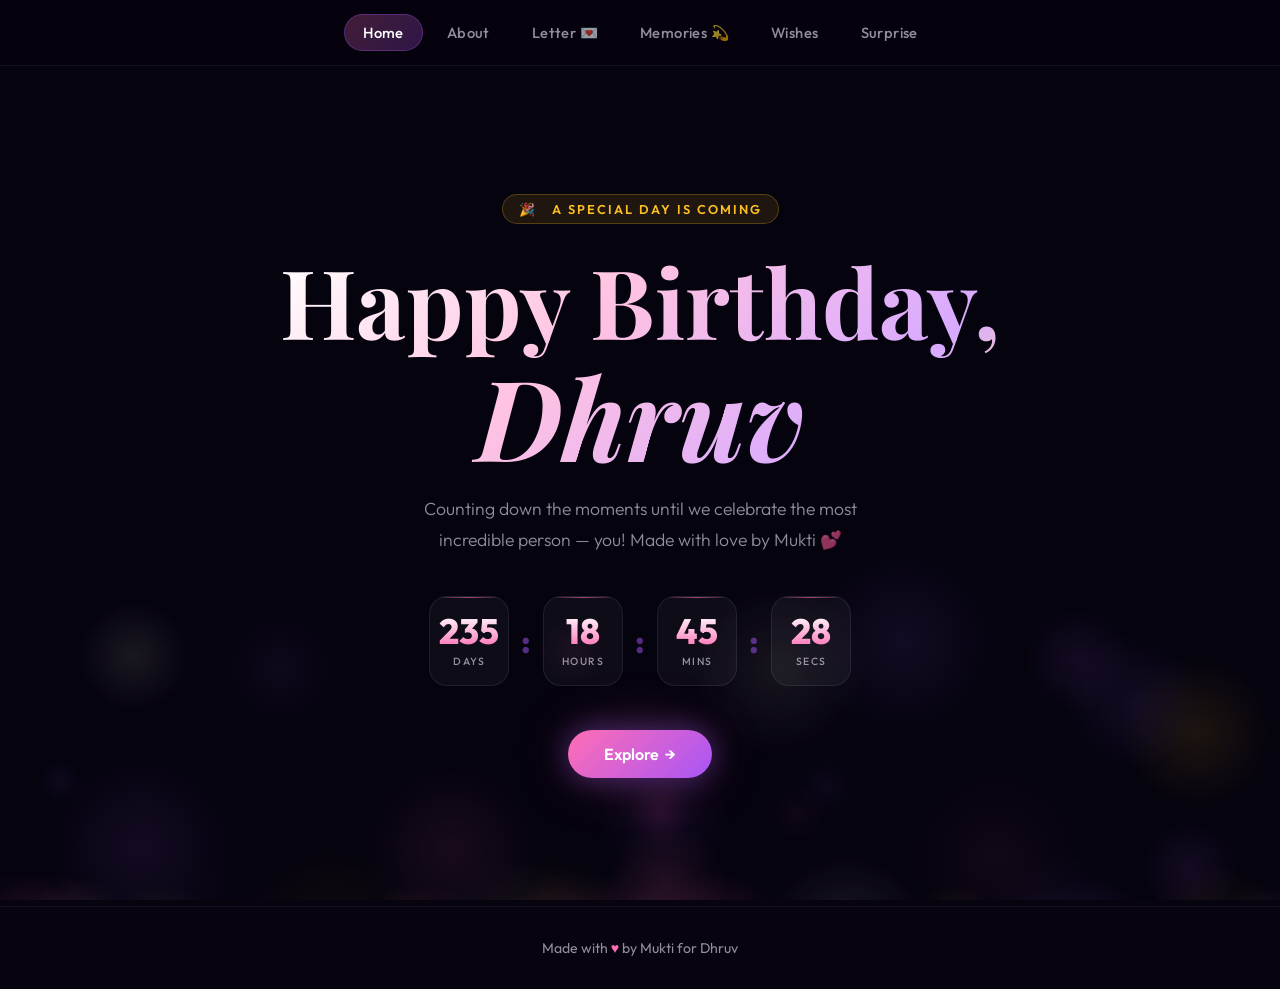
<file: index.html>
<!DOCTYPE html>
<html lang="en">
<head>
  <meta charset="UTF-8">
  <meta name="viewport" content="width=device-width, initial-scale=1.0">
  <title>Happy Birthday My Love 🎂</title>
  <meta name="description" content="A special birthday celebration for Dhruv, made with love by Mukti.">
  <link rel="stylesheet" href="style.css">
  <script src="script.js" defer></script>
</head>
<body>

  <canvas id="bg-canvas"></canvas>

  <nav>
    <a href="index.html" class="active">Home</a>
    <a href="about.html">About</a>
    <a href="letter.html">Letter 💌</a>
    <a href="memories.html">Memories 💫</a>
    <a href="wishes.html">Wishes</a>
    <a href="surprise.html">Surprise</a>
  </nav>

  <div class="hero">
    <div class="hero-tag">🎉 &nbsp; A Special Day is Coming</div>

    <h1>
      Happy Birthday,<br>
      <span class="hero-name">Dhruv</span>
    </h1>

    <p>Counting down the moments until we celebrate the most incredible person — you! Made with love by Mukti 💕</p>

    <!-- Countdown to July 29th -->
    <div class="countdown-container" id="countdown">
      <div class="countdown-box">
        <span class="countdown-val" id="days">00</span>
        <span class="countdown-label">Days</span>
      </div>
      <div class="countdown-sep">:</div>
      <div class="countdown-box">
        <span class="countdown-val" id="hours">00</span>
        <span class="countdown-label">Hours</span>
      </div>
      <div class="countdown-sep">:</div>
      <div class="countdown-box">
        <span class="countdown-val" id="minutes">00</span>
        <span class="countdown-label">Mins</span>
      </div>
      <div class="countdown-sep">:</div>
      <div class="countdown-box">
        <span class="countdown-val" id="seconds">00</span>
        <span class="countdown-label">Secs</span>
      </div>
    </div>

    <a class="btn" href="about.html"><span>Explore &nbsp;→</span></a>
  </div>

  <footer>Made with <span>♥</span> by Mukti for Dhruv</footer>

</body>
</html>
</file>
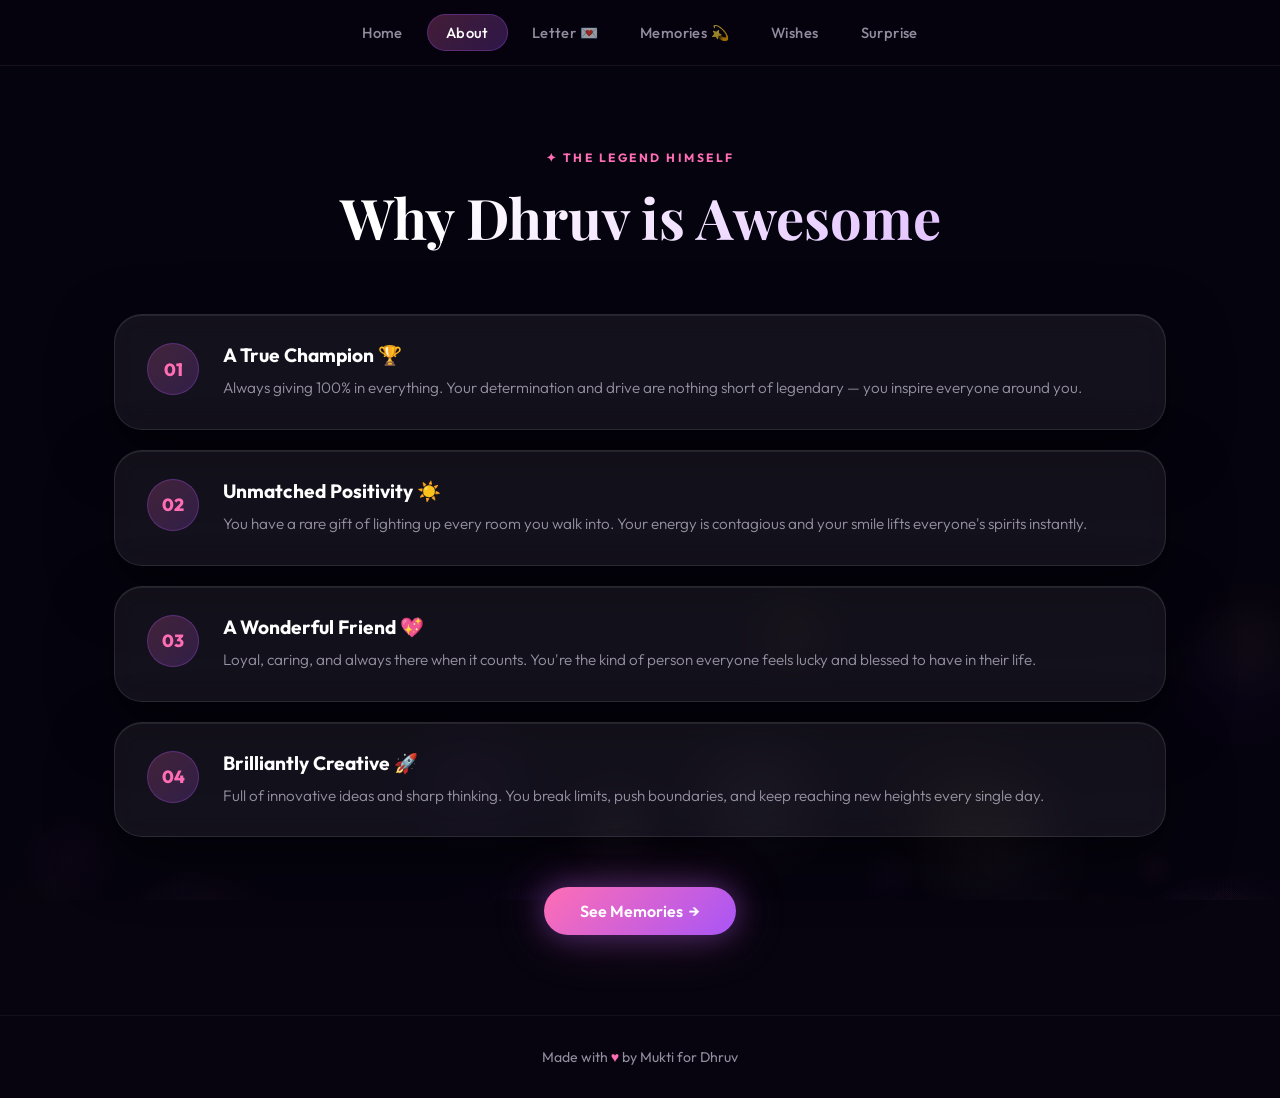
<file: about.html>
<!DOCTYPE html>
<html lang="en">
<head>
  <meta charset="UTF-8">
  <meta name="viewport" content="width=device-width, initial-scale=1.0">
  <title>About Dhruv</title>
  <link rel="stylesheet" href="style.css">
  <script src="script.js" defer></script>
</head>
<body>
  <canvas id="bg-canvas"></canvas>

  <nav>
    <a href="index.html">Home</a>
    <a href="about.html" class="active">About</a>
    <a href="letter.html">Letter 💌</a>
    <a href="memories.html">Memories 💫</a>
    <a href="wishes.html">Wishes</a>
    <a href="surprise.html">Surprise</a>
  </nav>

  <section>
    <div class="section-heading">
      <div class="tag">✦ The Legend Himself</div>
      <h1>Why Dhruv is Awesome</h1>
    </div>

    <div class="timeline">
      <div class="timeline-item glass-card" style="animation-delay:0.1s">
        <div class="timeline-num">01</div>
        <div class="timeline-content">
          <h3>A True Champion 🏆</h3>
          <p>Always giving 100% in everything. Your determination and drive are nothing short of legendary — you inspire everyone around you.</p>
        </div>
      </div>

      <div class="timeline-item glass-card" style="animation-delay:0.25s">
        <div class="timeline-num">02</div>
        <div class="timeline-content">
          <h3>Unmatched Positivity ☀️</h3>
          <p>You have a rare gift of lighting up every room you walk into. Your energy is contagious and your smile lifts everyone's spirits instantly.</p>
        </div>
      </div>

      <div class="timeline-item glass-card" style="animation-delay:0.4s">
        <div class="timeline-num">03</div>
        <div class="timeline-content">
          <h3>A Wonderful Friend 💖</h3>
          <p>Loyal, caring, and always there when it counts. You're the kind of person everyone feels lucky and blessed to have in their life.</p>
        </div>
      </div>

      <div class="timeline-item glass-card" style="animation-delay:0.55s">
        <div class="timeline-num">04</div>
        <div class="timeline-content">
          <h3>Brilliantly Creative 🚀</h3>
          <p>Full of innovative ideas and sharp thinking. You break limits, push boundaries, and keep reaching new heights every single day.</p>
        </div>
      </div>
    </div>

    <div style="text-align:center; margin-top:50px;">
      <a class="btn" href="memories.html"><span>See Memories &nbsp;→</span></a>
    </div>
  </section>

  <footer>Made with <span>♥</span> by Mukti for Dhruv</footer>
</body>
</html>
</file>
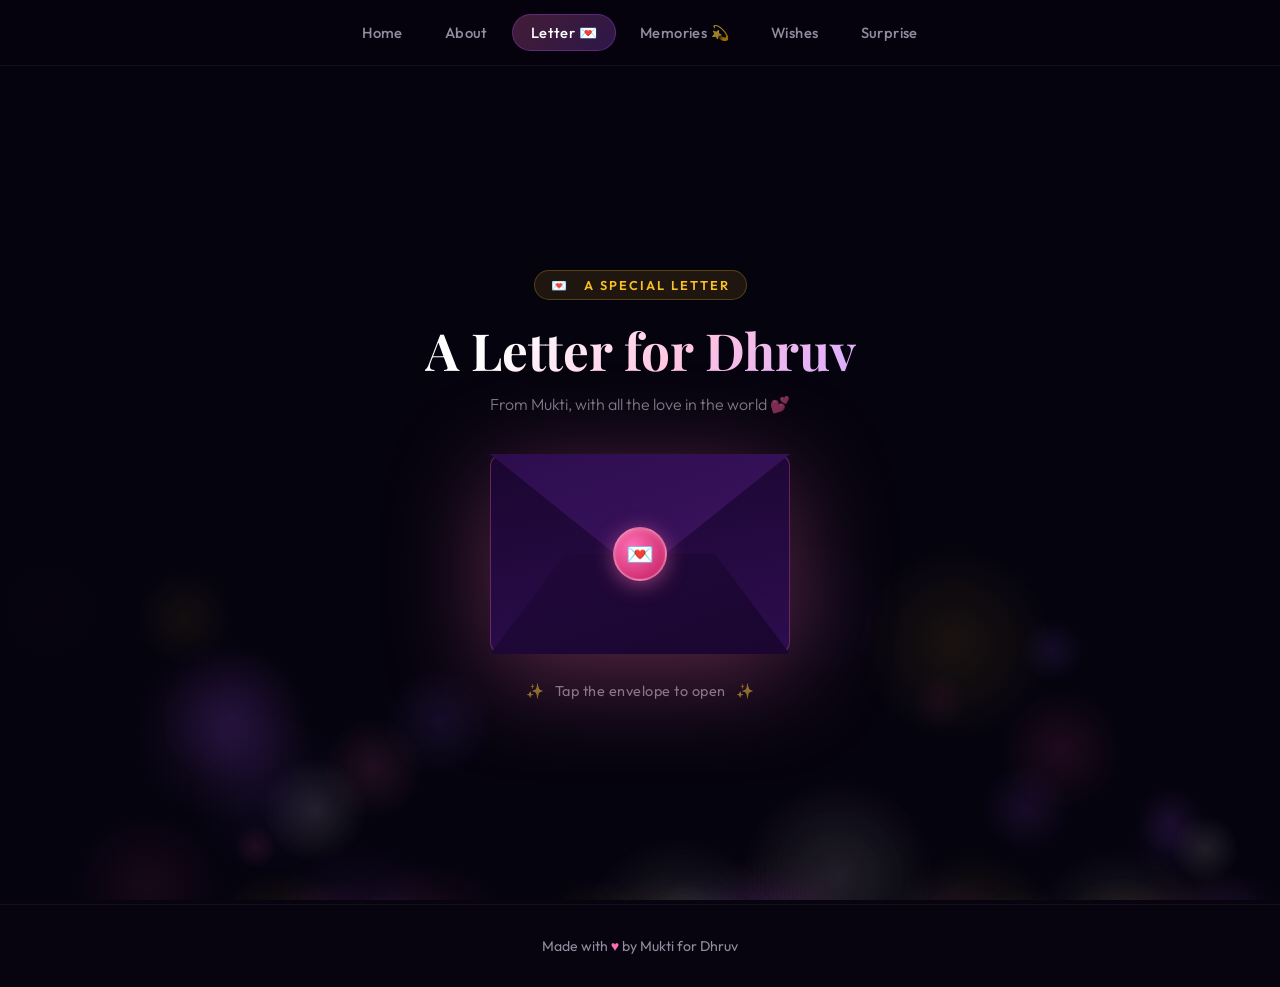
<file: letter.html>
<!DOCTYPE html>
<html lang="en">
<head>
  <meta charset="UTF-8">
  <meta name="viewport" content="width=device-width, initial-scale=1.0">
  <title>A Letter for Dhruv 💌</title>
  <link rel="stylesheet" href="style.css">
  <link href="https://fonts.googleapis.com/css2?family=Dancing+Script:wght@400;600;700&family=Cormorant+Garamond:ital,wght@0,400;0,600;1,400;1,600&family=Outfit:wght@300;400;600&display=swap" rel="stylesheet">
  <script src="script.js" defer></script>

  <style>
    /* ── PETAL RAIN ── */
    .petal {
      position: fixed;
      top: -40px;
      font-size: 1.2rem;
      pointer-events: none;
      z-index: 1;
      animation: petalFall linear infinite;
      opacity: 0;
    }

    @keyframes petalFall {
      0%   { opacity: 0; transform: translateY(0) rotate(0deg); }
      5%   { opacity: 1; }
      95%  { opacity: 0.8; }
      100% { opacity: 0; transform: translateY(105vh) rotate(360deg); }
    }

    /* ── ENVELOPE SCENE ── */
    .envelope-scene {
      display: flex;
      flex-direction: column;
      align-items: center;
      justify-content: center;
      min-height: calc(100vh - 62px);
      position: relative;
      z-index: 10;
      padding: 40px 20px;
    }

    .envelope-wrap {
      perspective: 900px;
      cursor: pointer;
    }

    .envelope {
      width: 300px;
      height: 200px;
      position: relative;
      transform-style: preserve-3d;
      transition: transform 0.6s ease;
      filter: drop-shadow(0 20px 50px rgba(255,110,180,0.35));
    }

    .envelope-wrap:hover .envelope {
      transform: scale(1.05) translateY(-6px);
      filter: drop-shadow(0 28px 65px rgba(255,110,180,0.5));
    }

    /* Envelope body */
    .env-body {
      position: absolute;
      inset: 0;
      background: linear-gradient(170deg, #1a0630 0%, #2d0d4e 100%);
      border-radius: 12px;
      border: 1px solid rgba(255,110,180,0.3);
    }

    /* Envelope bottom fold (V shape) */
    .env-bottom {
      position: absolute;
      bottom: 0; left: 0; right: 0;
      height: 50%;
      overflow: hidden;
    }

    .env-bottom::before {
      content: '';
      position: absolute;
      bottom: 0; left: 0; right: 0;
      height: 200%;
      background: linear-gradient(160deg, #240a40 0%, #1a0630 100%);
      clip-path: polygon(0% 100%, 50% 0%, 100% 100%);
      border-left: 1px solid rgba(255,110,180,0.15);
      border-right: 1px solid rgba(255,110,180,0.15);
    }

    /* Envelope flap (top) */
    .env-flap {
      position: absolute;
      top: 0; left: 0; right: 0;
      height: 60%;
      transform-origin: top center;
      transition: transform 0.8s cubic-bezier(0.4, 0, 0.2, 1);
      z-index: 5;
    }

    .env-flap::before {
      content: '';
      position: absolute;
      top: 0; left: 0; right: 0;
      height: 100%;
      background: linear-gradient(160deg, #2d0d4e 0%, #3d1460 100%);
      clip-path: polygon(0% 0%, 100% 0%, 50% 100%);
      border-right: 1px solid rgba(255,110,180,0.15);
      border-left: 1px solid rgba(255,110,180,0.15);
    }

    /* Wax seal */
    .wax-seal {
      position: absolute;
      top: 50%;
      left: 50%;
      transform: translate(-50%, -50%);
      width: 54px;
      height: 54px;
      border-radius: 50%;
      background: radial-gradient(circle at 35% 35%, #ff6eb4, #c0185a);
      border: 2px solid rgba(255,200,220,0.4);
      display: flex;
      align-items: center;
      justify-content: center;
      font-size: 1.4rem;
      z-index: 10;
      box-shadow: 0 4px 20px rgba(255,110,180,0.5), inset 0 2px 4px rgba(255,255,255,0.2);
      animation: sealPulse 2.5s infinite ease-in-out;
    }

    @keyframes sealPulse {
      0%, 100% { box-shadow: 0 4px 20px rgba(255,110,180,0.4), inset 0 2px 4px rgba(255,255,255,0.2); }
      50%       { box-shadow: 0 4px 35px rgba(255,110,180,0.7), inset 0 2px 4px rgba(255,255,255,0.2); }
    }

    /* Envelope opened state */
    .envelope-wrap.opened .env-flap {
      transform: rotateX(-180deg);
    }

    .envelope-wrap.opened .wax-seal {
      opacity: 0;
      transform: translate(-50%, -50%) scale(0);
      transition: all 0.4s ease;
    }

    /* Hint text */
    .envelope-hint {
      margin-top: 28px;
      font-size: 0.9rem;
      color: rgba(240,234,255,0.5);
      letter-spacing: 0.5px;
      animation: pulseOpacity 2s infinite ease-in-out;
      display: flex;
      align-items: center;
      gap: 8px;
    }

    /* ── LETTER PAPER ── */
    .letter-container {
      position: relative;
      z-index: 10;
      max-width: 680px;
      width: 100%;
      margin: 0 auto;
      padding: 20px 20px 80px;
      display: none;
      animation: letterReveal 0.9s cubic-bezier(0.175, 0.885, 0.32, 1.275) forwards;
    }

    .letter-container.show {
      display: block;
    }

    @keyframes letterReveal {
      from { opacity: 0; transform: translateY(40px) scale(0.95); }
      to   { opacity: 1; transform: translateY(0) scale(1); }
    }

    .letter-paper {
      background: linear-gradient(160deg,
        rgba(255,240,250,0.07) 0%,
        rgba(200,160,255,0.04) 100%
      );
      border: 1px solid rgba(255,110,180,0.2);
      border-radius: 28px;
      padding: 58px 52px;
      position: relative;
      backdrop-filter: blur(16px);
      box-shadow:
        0 30px 80px rgba(0,0,0,0.5),
        0 0 0 1px rgba(255,255,255,0.05) inset,
        0 1px 0 rgba(255,255,255,0.1) inset;
      overflow: hidden;
    }

    /* Paper grain / texture overlay */
    .letter-paper::before {
      content: '';
      position: absolute;
      inset: 0;
      background-image:
        radial-gradient(circle at 15% 85%, rgba(255,110,180,0.06) 0%, transparent 50%),
        radial-gradient(circle at 85% 15%, rgba(168,85,247,0.06) 0%, transparent 50%);
      pointer-events: none;
    }

    /* Decorative top line */
    .letter-paper::after {
      content: '';
      position: absolute;
      top: 0; left: 10%; right: 10%;
      height: 2px;
      background: linear-gradient(90deg, transparent, rgba(255,110,180,0.5), rgba(168,85,247,0.5), transparent);
      border-radius: 2px;
    }

    /* Letter date */
    .letter-date {
      font-family: 'Cormorant Garamond', serif;
      font-style: italic;
      font-size: 1rem;
      color: rgba(255,110,180,0.7);
      text-align: right;
      margin-bottom: 36px;
      letter-spacing: 0.5px;
    }

    /* Salutation */
    .letter-salutation {
      font-family: 'Dancing Script', cursive;
      font-size: 2.4rem;
      font-weight: 700;
      background: linear-gradient(135deg, #ff6eb4, #c084fc);
      -webkit-background-clip: text;
      -webkit-text-fill-color: transparent;
      background-clip: text;
      margin-bottom: 30px;
      line-height: 1.2;
    }

    /* Body paragraphs */
    .letter-body p {
      font-family: 'Cormorant Garamond', serif;
      font-size: 1.22rem;
      line-height: 2;
      color: rgba(240, 234, 255, 0.82);
      margin-bottom: 22px;
      font-weight: 400;
    }

    .letter-body p em {
      font-style: italic;
      color: rgba(255,110,180,0.9);
    }

    .letter-body p strong {
      color: white;
      font-weight: 600;
    }

    /* Divider */
    .letter-divider {
      text-align: center;
      margin: 36px 0;
      color: rgba(255,110,180,0.5);
      font-size: 1.1rem;
      letter-spacing: 8px;
    }

    /* Closing */
    .letter-closing {
      font-family: 'Dancing Script', cursive;
      font-size: 1.8rem;
      font-weight: 700;
      color: rgba(240,234,255,0.7);
      margin-top: 10px;
      margin-bottom: 6px;
    }

    .letter-signature {
      font-family: 'Dancing Script', cursive;
      font-size: 3rem;
      font-weight: 700;
      background: linear-gradient(135deg, #ff6eb4, #a855f7, #fbbf24);
      -webkit-background-clip: text;
      -webkit-text-fill-color: transparent;
      background-clip: text;
      line-height: 1.1;
    }

    /* Corner decoration */
    .corner-deco {
      position: absolute;
      font-size: 1.4rem;
      opacity: 0.3;
    }
    .corner-deco.tl { top: 18px; left: 20px; }
    .corner-deco.tr { top: 18px; right: 20px; }
    .corner-deco.bl { bottom: 18px; left: 20px; }
    .corner-deco.br { bottom: 18px; right: 20px; }

    /* Back button */
    .back-btn {
      display: inline-flex;
      align-items: center;
      gap: 8px;
      margin-top: 32px;
      padding: 10px 24px;
      background: rgba(255,255,255,0.05);
      border: 1px solid rgba(255,255,255,0.1);
      border-radius: 50px;
      color: rgba(240,234,255,0.6);
      font-size: 0.9rem;
      font-family: 'Outfit', sans-serif;
      cursor: pointer;
      transition: all 0.3s ease;
      text-decoration: none;
    }
    .back-btn:hover {
      background: rgba(255,110,180,0.1);
      border-color: rgba(255,110,180,0.3);
      color: #ff6eb4;
      transform: translateX(-4px);
    }

    @media (max-width: 600px) {
      .letter-paper { padding: 36px 24px; }
      .letter-salutation { font-size: 1.9rem; }
      .letter-body p { font-size: 1.1rem; }
    }
  </style>
</head>
<body>
  <canvas id="bg-canvas"></canvas>

  <!-- Floating petals will be injected by JS -->

  <nav>
    <a href="index.html">Home</a>
    <a href="about.html">About</a>
    <a href="letter.html" class="active">Letter 💌</a>
    <a href="memories.html">Memories 💫</a>
    <a href="wishes.html">Wishes</a>
    <a href="surprise.html">Surprise</a>
  </nav>

  <!-- ENVELOPE VIEW -->
  <div class="envelope-scene" id="envelope-scene">
    <div style="text-align:center; margin-bottom: 40px; position:relative; z-index:10;">
      <div class="hero-tag" style="margin: 0 auto 16px;">💌 &nbsp; A Special Letter</div>
      <h1 style="font-family:'Playfair Display',serif; font-size:clamp(2rem,5vw,3.2rem); font-weight:700;
        background:linear-gradient(135deg,#fff 20%,#ffc3e1 60%,#d8aaff 100%);
        -webkit-background-clip:text; -webkit-text-fill-color:transparent; background-clip:text;">
        A Letter for Dhruv
      </h1>
      <p style="color:rgba(240,234,255,0.5); font-size:1rem; margin-top:10px; font-weight:300;">
        From Mukti, with all the love in the world 💕
      </p>
    </div>

    <div class="envelope-wrap" id="envelope-wrap" onclick="openEnvelope()">
      <div class="envelope">
        <div class="env-body"></div>
        <div class="env-bottom"></div>
        <div class="env-flap"></div>
        <div class="wax-seal">💌</div>
      </div>
    </div>

    <p class="envelope-hint">✨ &nbsp; Tap the envelope to open &nbsp; ✨</p>
  </div>

  <!-- LETTER VIEW (hidden initially) -->
  <div class="letter-container" id="letter-container">
    <a class="back-btn" onclick="closeEnvelope()">← Back to Envelope</a>

    <div class="letter-paper" id="letter-paper">
      <!-- Corner decorations -->
      <span class="corner-deco tl">🌸</span>
      <span class="corner-deco tr">✨</span>
      <span class="corner-deco bl">💫</span>
      <span class="corner-deco br">🌸</span>

      <div class="letter-date" id="letter-date">July 29, 2026</div>

      <div class="letter-salutation">Dear Dhruv,</div>

      <div class="letter-body" id="letter-body">
        <!-- Typewriter injected here -->
      </div>

      <div class="letter-divider">✦ &nbsp; ✦ &nbsp; ✦</div>

      <div class="letter-closing">Forever & always,</div>
      <div class="letter-signature">Mukti 💕</div>
    </div>
  </div>

  <footer style="position:relative; z-index:10;">Made with <span style="color:#ff6eb4;">♥</span> by Mukti for Dhruv</footer>

  <script>
    // ── Floating Petals ──────────────────────────────────
    const PETALS = ["🌸","🌺","💮","🌷","✨","💫","🦋","🌹"];
    for (let i = 0; i < 18; i++) {
      const p = document.createElement("div");
      p.className = "petal";
      p.innerText = PETALS[Math.floor(Math.random() * PETALS.length)];
      p.style.left = Math.random() * 100 + "vw";
      p.style.fontSize = (Math.random() * 12 + 10) + "px";
      p.style.animationDuration = (Math.random() * 10 + 8) + "s";
      p.style.animationDelay = (Math.random() * 10) + "s";
      document.body.appendChild(p);
    }

    // ── Letter Content ──────────────────────────────────
    const LETTER_PARAGRAPHS = [
      `There are some people who walk into your life and, without even trying, make everything feel a little warmer, a little brighter. <em>You are that person, Dhruv.</em>`,

      `On your birthday, I find myself thinking about all the little things that make you <em>you</em> — the way you laugh, the way you always manage to make things feel lighter, the way your presence just feels like home.`,

      `You have this rare ability to make everyone around you feel seen and valued. You give without expecting anything in return, and that is one of the most beautiful things about you. <strong>The world is genuinely better because you're in it.</strong>`,

      `I hope that this year brings you everything your heart has been quietly wishing for. I hope it brings you peace, and joy, and the kind of moments that you'll look back on and smile. You deserve mornings that feel magical and nights that feel safe.`,

      `<em>I hope you know how truly special you are.</em> Not just today, not just on your birthday — but every single ordinary day. You matter more than words can say.`,

      `So here's to you, Dhruv — to another year of being wonderfully, beautifully yourself. <strong>Happy Birthday. 🎂</strong>`
    ];

    // ── Envelope Open/Close ──────────────────────────────
    function openEnvelope() {
      const wrap      = document.getElementById("envelope-wrap");
      const scene     = document.getElementById("envelope-scene");
      const container = document.getElementById("letter-container");

      wrap.classList.add("opened");

      setTimeout(() => {
        scene.style.display = "none";
        container.classList.add("show");
        // Set today's date
        document.getElementById("letter-date").innerText =
          new Date().toLocaleDateString("en-US", { year:"numeric", month:"long", day:"numeric" });
        typewriterLetter();
      }, 900);
    }

    function closeEnvelope() {
      const wrap      = document.getElementById("envelope-wrap");
      const scene     = document.getElementById("envelope-scene");
      const container = document.getElementById("letter-container");

      container.classList.remove("show");
      scene.style.display = "flex";
      wrap.classList.remove("opened");
      document.getElementById("letter-body").innerHTML = "";
    }

    // ── Typewriter Letter ───────────────────────────────
    function typewriterLetter() {
      const body = document.getElementById("letter-body");
      body.innerHTML = "";

      LETTER_PARAGRAPHS.forEach((text, pi) => {
        setTimeout(() => {
          const p = document.createElement("p");
          p.innerHTML = "";
          body.appendChild(p);

          // Parse simple tags and type character by character
          const div = document.createElement("div");
          div.innerHTML = text;
          const raw = div.innerHTML;
          let i = 0;
          let inTag = false;

          function typeChar() {
            if (i >= raw.length) return;
            // Skip through HTML tags instantly
            if (raw[i] === "<") inTag = true;
            if (inTag) {
              let tagEnd = raw.indexOf(">", i);
              p.innerHTML += raw.slice(i, tagEnd + 1);
              i = tagEnd + 1;
              inTag = false;
              setTimeout(typeChar, 12);
            } else {
              p.innerHTML += raw[i];
              i++;
              body.scrollTop = body.scrollHeight;
              setTimeout(typeChar, 18);
            }
          }
          typeChar();
        }, pi * 1200);
      });
    }
  </script>
</body>
</html>
</file>
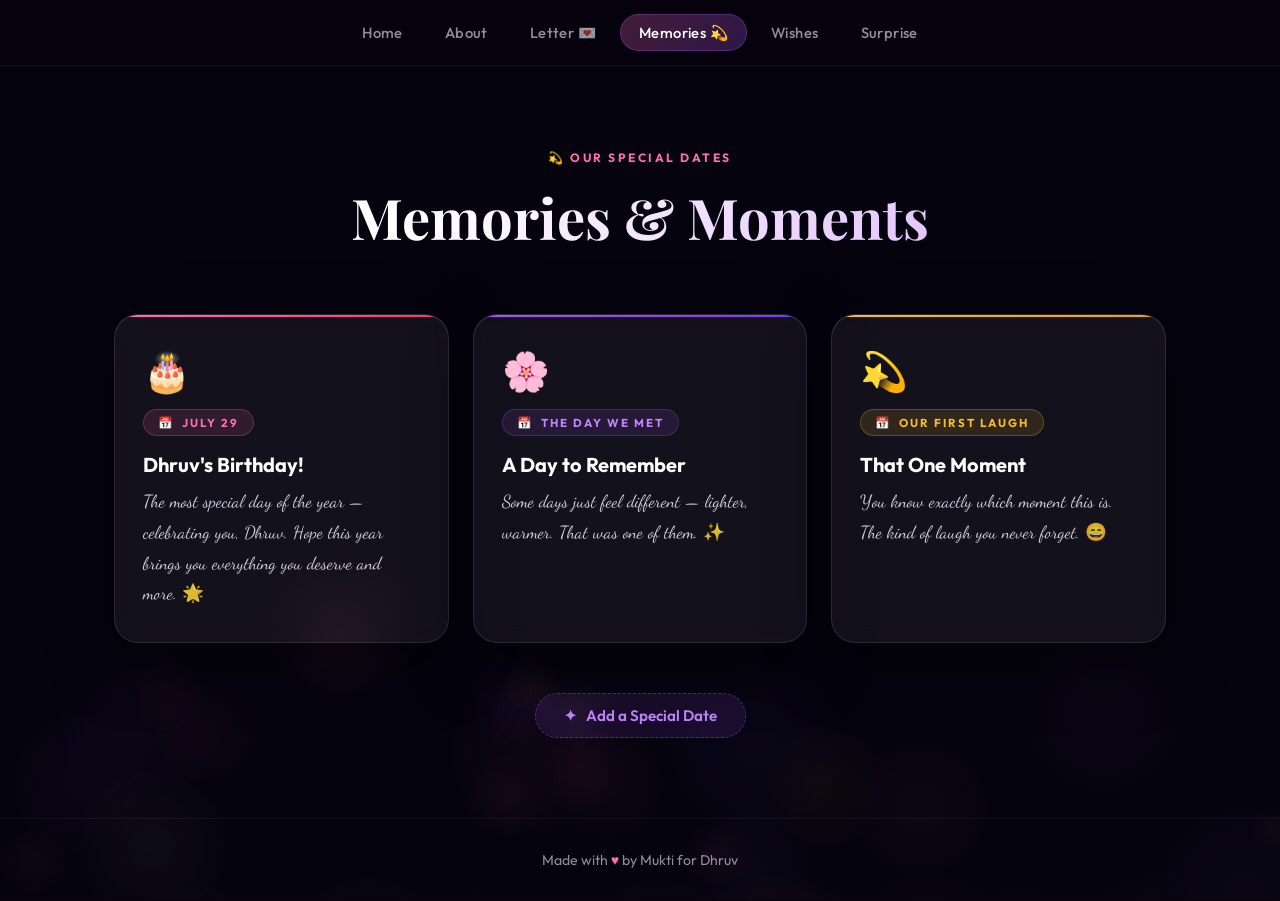
<file: memories.html>
<!DOCTYPE html>
<html lang="en">
<head>
  <meta charset="UTF-8">
  <meta name="viewport" content="width=device-width, initial-scale=1.0">
  <title>Special Memories – Dhruv & Mukti</title>
  <link rel="stylesheet" href="style.css">
  <link href="https://fonts.googleapis.com/css2?family=Dancing+Script:wght@700&display=swap" rel="stylesheet">
  <script src="script.js" defer></script>
  <style>
    /* ── Memory Cards ── */
    .memories-grid {
      display: grid;
      grid-template-columns: repeat(auto-fill, minmax(300px, 1fr));
      gap: 24px;
      margin-top: 20px;
    }

    .memory-card {
      padding: 32px 28px;
      border-radius: 24px;
      position: relative;
      overflow: hidden;
      opacity: 0;
      transform: translateY(30px);
      animation: fadeSlideUp 0.6s ease forwards;
      transition: transform 0.4s ease, box-shadow 0.4s ease;
    }

    .memory-card:hover {
      transform: translateY(-8px) !important;
      box-shadow: 0 25px 60px rgba(168,85,247,0.25);
      border-color: rgba(168,85,247,0.4) !important;
    }

    /* Glow accent line at top */
    .memory-card::before {
      content: '';
      position: absolute;
      top: 0; left: 0; right: 0;
      height: 2px;
      border-radius: 24px 24px 0 0;
    }

    .memory-card.pink::before   { background: linear-gradient(90deg, #ff6eb4, #f43f5e); }
    .memory-card.purple::before { background: linear-gradient(90deg, #a855f7, #7c3aed); }
    .memory-card.gold::before   { background: linear-gradient(90deg, #fbbf24, #f59e0b); }
    .memory-card.teal::before   { background: linear-gradient(90deg, #34d399, #059669); }
    .memory-card.blue::before   { background: linear-gradient(90deg, #60a5fa, #3b82f6); }

    .memory-emoji {
      font-size: 2.4rem;
      margin-bottom: 14px;
      display: block;
    }

    .memory-date {
      display: inline-flex;
      align-items: center;
      gap: 6px;
      font-size: 0.72rem;
      font-weight: 700;
      letter-spacing: 2px;
      text-transform: uppercase;
      padding: 5px 14px;
      border-radius: 50px;
      margin-bottom: 16px;
    }

    .memory-card.pink   .memory-date { background: rgba(255,110,180,0.12); color: #ff6eb4; border: 1px solid rgba(255,110,180,0.25); }
    .memory-card.purple .memory-date { background: rgba(168,85,247,0.12);  color: #c084fc; border: 1px solid rgba(168,85,247,0.25); }
    .memory-card.gold   .memory-date { background: rgba(251,191,36,0.12);  color: #fbbf24; border: 1px solid rgba(251,191,36,0.25); }
    .memory-card.teal   .memory-date { background: rgba(52,211,153,0.12);  color: #34d399; border: 1px solid rgba(52,211,153,0.25); }
    .memory-card.blue   .memory-date { background: rgba(96,165,250,0.12);  color: #60a5fa; border: 1px solid rgba(96,165,250,0.25); }

    .memory-title {
      font-size: 1.25rem;
      font-weight: 700;
      color: #fff;
      margin-bottom: 10px;
      font-family: 'Outfit', sans-serif;
    }

    .memory-note {
      font-size: 0.95rem;
      color: rgba(240,234,255,0.6);
      line-height: 1.75;
      font-weight: 300;
    }

    .memory-note em {
      font-family: 'Dancing Script', cursive;
      font-size: 1.1rem;
      font-style: normal;
      color: rgba(240,234,255,0.85);
    }

    /* Add memory form */
    .add-memory-btn {
      display: inline-flex;
      align-items: center;
      gap: 8px;
      margin-top: 50px;
      padding: 12px 28px;
      background: rgba(168,85,247,0.12);
      border: 1px dashed rgba(168,85,247,0.4);
      border-radius: 50px;
      color: #c084fc;
      font-size: 0.95rem;
      font-weight: 600;
      cursor: pointer;
      transition: all 0.3s ease;
      font-family: 'Outfit', sans-serif;
    }

    .add-memory-btn:hover {
      background: rgba(168,85,247,0.2);
      border-color: rgba(168,85,247,0.7);
      transform: scale(1.03);
    }

    /* Add memory modal */
    .modal-overlay {
      position: fixed;
      inset: 0;
      background: rgba(7,4,15,0.9);
      backdrop-filter: blur(20px);
      z-index: 500;
      display: flex;
      align-items: center;
      justify-content: center;
      padding: 20px;
      opacity: 0;
      pointer-events: none;
      transition: opacity 0.3s ease;
    }

    .modal-overlay.active {
      opacity: 1;
      pointer-events: auto;
    }

    .modal-box {
      width: 100%;
      max-width: 480px;
      padding: 40px 36px;
      border-radius: 28px;
      transform: scale(0.9);
      transition: transform 0.4s cubic-bezier(0.175, 0.885, 0.32, 1.275);
    }

    .modal-overlay.active .modal-box { transform: scale(1); }

    .modal-box h3 {
      font-size: 1.6rem;
      font-weight: 700;
      margin-bottom: 6px;
      color: white;
      font-family: 'Outfit', sans-serif;
    }

    .modal-box p {
      color: rgba(240,234,255,0.5);
      font-size: 0.9rem;
      margin-bottom: 28px;
      font-weight: 300;
    }

    .modal-form { display: flex; flex-direction: column; gap: 14px; }

    .modal-form input,
    .modal-form textarea,
    .modal-form select {
      background: rgba(255,255,255,0.05);
      border: 1px solid rgba(255,255,255,0.1);
      border-radius: 14px;
      padding: 13px 18px;
      color: white;
      font-size: 0.95rem;
      font-family: 'Outfit', sans-serif;
      transition: all 0.3s ease;
      resize: none;
    }

    .modal-form select option { background: #1a0d30; color: white; }

    .modal-form input:focus,
    .modal-form textarea:focus,
    .modal-form select:focus {
      outline: none;
      border-color: rgba(168,85,247,0.5);
      box-shadow: 0 0 0 4px rgba(168,85,247,0.1);
    }

    .modal-form input::placeholder,
    .modal-form textarea::placeholder { color: rgba(255,255,255,0.25); }

    .modal-actions {
      display: flex;
      gap: 12px;
      margin-top: 6px;
    }

    .modal-cancel {
      flex: 1;
      padding: 12px;
      background: rgba(255,255,255,0.05);
      border: 1px solid rgba(255,255,255,0.1);
      border-radius: 14px;
      color: rgba(240,234,255,0.6);
      font-size: 0.95rem;
      font-weight: 600;
      cursor: pointer;
      transition: all 0.3s ease;
      font-family: 'Outfit', sans-serif;
    }

    .modal-cancel:hover {
      background: rgba(255,255,255,0.09);
      color: white;
    }

    .modal-save {
      flex: 2;
      padding: 12px;
      background: linear-gradient(135deg, #ff6eb4, #a855f7);
      border: none;
      border-radius: 14px;
      color: white;
      font-size: 0.95rem;
      font-weight: 700;
      cursor: pointer;
      transition: all 0.3s ease;
      font-family: 'Outfit', sans-serif;
      box-shadow: 0 4px 20px rgba(168,85,247,0.3);
    }

    .modal-save:hover {
      transform: translateY(-2px);
      box-shadow: 0 8px 25px rgba(168,85,247,0.5);
    }

    /* Delete button on card */
    .memory-delete {
      position: absolute;
      top: 14px; right: 14px;
      width: 28px; height: 28px;
      border-radius: 50%;
      background: rgba(255,255,255,0.06);
      border: 1px solid rgba(255,255,255,0.1);
      color: rgba(240,234,255,0.4);
      font-size: 0.8rem;
      cursor: pointer;
      display: flex;
      align-items: center;
      justify-content: center;
      transition: all 0.3s ease;
      opacity: 0;
    }

    .memory-card:hover .memory-delete {
      opacity: 1;
    }

    .memory-delete:hover {
      background: rgba(244,63,94,0.2);
      border-color: rgba(244,63,94,0.4);
      color: #f43f5e;
    }
  </style>
</head>
<body>
  <canvas id="bg-canvas"></canvas>

  <nav>
    <a href="index.html">Home</a>
    <a href="about.html">About</a>
    <a href="letter.html">Letter 💌</a>
    <a href="memories.html" class="active">Memories 💫</a>
    <a href="wishes.html">Wishes</a>
    <a href="surprise.html">Surprise</a>
  </nav>

  <section>
    <div class="section-heading">
      <div class="tag">💫 Our Special Dates</div>
      <h1>Memories & Moments</h1>
    </div>

    <div class="memories-grid" id="memories-grid">
      <!-- Rendered by JS -->
    </div>

    <div style="text-align:center;">
      <button class="add-memory-btn" onclick="openMemoryModal()">
        ✦ &nbsp; Add a Special Date
      </button>
    </div>
  </section>

  <!-- Add Memory Modal -->
  <div class="modal-overlay" id="memory-modal">
    <div class="modal-box glass-card">
      <h3>Add a Memory 💫</h3>
      <p>Write down a date or moment that means something special.</p>
      <form class="modal-form" id="memory-form">
        <input type="text" id="mem-emoji" placeholder="Emoji (e.g. 🌸)" maxlength="4">
        <input type="text" id="mem-date" placeholder="Date (e.g. July 29, 2025)" maxlength="40" required>
        <input type="text" id="mem-title" placeholder="Title (e.g. First Time We Met)" maxlength="50" required>
        <textarea id="mem-note" rows="3" placeholder="Write a little note about this moment..." maxlength="200" required></textarea>
        <select id="mem-color">
          <option value="pink">🌸 Pink</option>
          <option value="purple">💜 Purple</option>
          <option value="gold">✨ Gold</option>
          <option value="teal">🍃 Teal</option>
          <option value="blue">💙 Blue</option>
        </select>
        <div class="modal-actions">
          <button type="button" class="modal-cancel" onclick="closeMemoryModal()">Cancel</button>
          <button type="submit" class="modal-save">Save Memory 💾</button>
        </div>
      </form>
    </div>
  </div>

  <footer>Made with <span>♥</span> by Mukti for Dhruv</footer>

  <script>
    const MEM_KEY = "dhruv_mukti_memories_v1";

    const DEFAULT_MEMORIES = [
      {
        emoji: "🎂",
        date: "July 29",
        title: "Dhruv's Birthday!",
        note: "The most special day of the year — celebrating you, Dhruv. Hope this year brings you everything you deserve and more. 🌟",
        color: "pink"
      },
      {
        emoji: "🌸",
        date: "The Day We Met",
        title: "A Day to Remember",
        note: "Some days just feel different — lighter, warmer. That was one of them. ✨",
        color: "purple"
      },
      {
        emoji: "💫",
        date: "Our First Laugh",
        title: "That One Moment",
        note: "You know exactly which moment this is. The kind of laugh you never forget. 😄",
        color: "gold"
      }
    ];

    let memories = JSON.parse(localStorage.getItem(MEM_KEY) || "null");
    if (!memories || memories.length === 0) {
      memories = DEFAULT_MEMORIES;
      localStorage.setItem(MEM_KEY, JSON.stringify(memories));
    }

    function renderMemories() {
      const grid = document.getElementById("memories-grid");
      grid.innerHTML = "";
      memories.forEach((m, i) => {
        const card = document.createElement("div");
        card.className = `memory-card glass-card ${m.color || "pink"}`;
        card.style.animationDelay = `${i * 0.1}s`;
        card.innerHTML = `
          <button class="memory-delete" onclick="deleteMemory(${i})" title="Delete">✕</button>
          <span class="memory-emoji">${m.emoji || "💫"}</span>
          <div class="memory-date">📅 &nbsp;${m.date}</div>
          <div class="memory-title">${m.title}</div>
          <p class="memory-note"><em>${m.note}</em></p>
        `;
        grid.appendChild(card);
      });
    }

    function deleteMemory(index) {
      memories.splice(index, 1);
      localStorage.setItem(MEM_KEY, JSON.stringify(memories));
      renderMemories();
    }

    function openMemoryModal() {
      document.getElementById("memory-modal").classList.add("active");
    }

    function closeMemoryModal() {
      document.getElementById("memory-modal").classList.remove("active");
      document.getElementById("memory-form").reset();
    }

    document.getElementById("memory-form").addEventListener("submit", e => {
      e.preventDefault();
      const newMem = {
        emoji: document.getElementById("mem-emoji").value.trim() || "💫",
        date:  document.getElementById("mem-date").value.trim(),
        title: document.getElementById("mem-title").value.trim(),
        note:  document.getElementById("mem-note").value.trim(),
        color: document.getElementById("mem-color").value
      };
      memories.unshift(newMem);
      localStorage.setItem(MEM_KEY, JSON.stringify(memories));
      renderMemories();
      closeMemoryModal();
    });

    // Close modal when clicking outside
    document.getElementById("memory-modal").addEventListener("click", e => {
      if (e.target === document.getElementById("memory-modal")) closeMemoryModal();
    });

    renderMemories();
  </script>
</body>
</html>
</file>
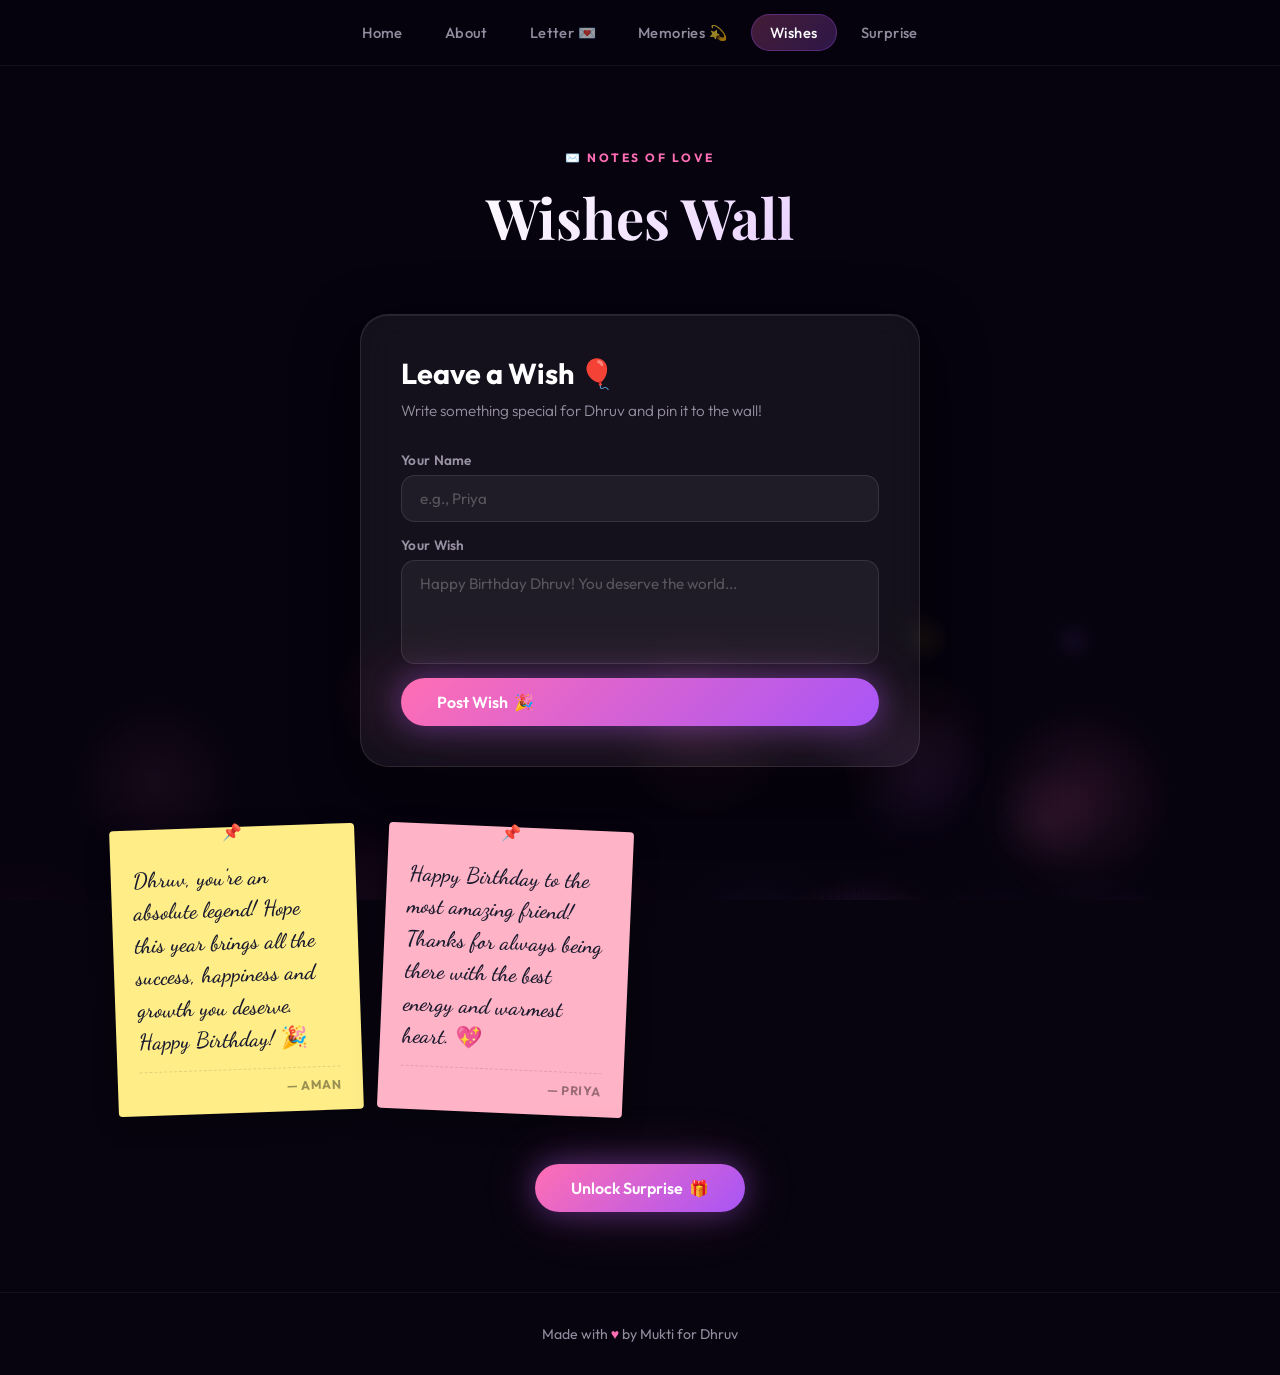
<file: wishes.html>
<!DOCTYPE html>
<html lang="en">
<head>
  <meta charset="UTF-8">
  <meta name="viewport" content="width=device-width, initial-scale=1.0">
  <title>Wishes – Dhruv's Birthday</title>
  <link rel="stylesheet" href="style.css">
  <link href="https://fonts.googleapis.com/css2?family=Dancing+Script:wght@700&display=swap" rel="stylesheet">
  <script src="script.js" defer></script>
</head>
<body>
  <canvas id="bg-canvas"></canvas>

  <nav>
    <a href="index.html">Home</a>
    <a href="about.html">About</a>
    <a href="letter.html">Letter 💌</a>
    <a href="memories.html">Memories 💫</a>
    <a href="wishes.html" class="active">Wishes</a>
    <a href="surprise.html">Surprise</a>
  </nav>

  <section>
    <div class="section-heading">
      <div class="tag">✉️ Notes of Love</div>
      <h1>Wishes Wall</h1>
    </div>

    <div class="wishes-layout">
      <!-- Form -->
      <div class="wishes-form-card glass-card">
        <h2>Leave a Wish 🎈</h2>
        <p>Write something special for Dhruv and pin it to the wall!</p>
        <form class="wishes-form" id="wish-form">
          <div class="form-group">
            <label for="author-name">Your Name</label>
            <input type="text" id="author-name" placeholder="e.g., Priya" required maxlength="25">
          </div>
          <div class="form-group">
            <label for="wish-message">Your Wish</label>
            <textarea id="wish-message" rows="4" placeholder="Happy Birthday Dhruv! You deserve the world..." required maxlength="150"></textarea>
          </div>
          <button type="submit" class="btn"><span>Post Wish &nbsp;🎉</span></button>
        </form>
      </div>

      <!-- Sticky Notes Board -->
      <div class="wishes-grid" id="wishes-grid"></div>
    </div>

    <div style="text-align:center;margin-top:50px;">
      <a class="btn" href="surprise.html"><span>Unlock Surprise &nbsp;🎁</span></a>
    </div>
  </section>

  <footer>Made with <span>♥</span> by Mukti for Dhruv</footer>
</body>
</html>
</file>
<file: style.css>
@import url('https://fonts.googleapis.com/css2?family=Outfit:wght@200;300;400;600;800;900&family=Playfair+Display:ital,wght@0,700;1,500&family=Dancing+Script:wght@700&display=swap');

:root {
  --pink: #ff6eb4;
  --purple: #a855f7;
  --gold: #fbbf24;
  --deep: #07040f;
  --glass: rgba(255,255,255,0.06);
  --glass-border: rgba(255,255,255,0.1);
  --text: #f0eaff;
  --sub: rgba(240,234,255,0.6);
  --radius: 28px;
  --shadow: 0 20px 60px rgba(0,0,0,0.5);
}

*, *::before, *::after {
  margin: 0; padding: 0;
  box-sizing: border-box;
}

html { scroll-behavior: smooth; }

/* Scrollbar */
::-webkit-scrollbar { width: 6px; }
::-webkit-scrollbar-track { background: #07040f; }
::-webkit-scrollbar-thumb { background: var(--purple); border-radius: 3px; }

body {
  font-family: 'Outfit', sans-serif;
  background: var(--deep);
  color: var(--text);
  min-height: 100vh;
  overflow-x: hidden;
}

/* ─── CINEMATIC VIDEO BACKGROUND ─── */
#bg-canvas {
  position: fixed;
  top: 0; left: 0;
  width: 100%; height: 100%;
  z-index: 0;
  pointer-events: none;
}

/* ─── NAVIGATION ─── */
nav {
  position: sticky;
  top: 0;
  z-index: 100;
  display: flex;
  justify-content: center;
  align-items: center;
  gap: 6px;
  padding: 14px 30px;
  background: rgba(7, 4, 15, 0.7);
  backdrop-filter: blur(20px);
  -webkit-backdrop-filter: blur(20px);
  border-bottom: 1px solid rgba(255,255,255,0.06);
}

nav a {
  color: var(--sub);
  text-decoration: none;
  font-weight: 500;
  font-size: 0.92rem;
  letter-spacing: 0.4px;
  padding: 8px 18px;
  border-radius: 50px;
  transition: all 0.3s ease;
}

nav a:hover {
  color: var(--text);
  background: rgba(168,85,247,0.15);
}

nav a.active {
  color: white;
  background: linear-gradient(135deg, rgba(255,110,180,0.25), rgba(168,85,247,0.25));
  border: 1px solid rgba(168,85,247,0.3);
}

/* ─── HERO SECTION (Homepage) ─── */
.hero {
  position: relative;
  z-index: 10;
  min-height: calc(100vh - 60px);
  display: flex;
  flex-direction: column;
  align-items: center;
  justify-content: center;
  text-align: center;
  padding: 60px 20px;
}

.hero-tag {
  display: inline-flex;
  align-items: center;
  gap: 8px;
  font-size: 0.8rem;
  font-weight: 600;
  letter-spacing: 2px;
  text-transform: uppercase;
  color: var(--gold);
  background: rgba(251,191,36,0.1);
  border: 1px solid rgba(251,191,36,0.25);
  padding: 6px 16px;
  border-radius: 50px;
  margin-bottom: 24px;
  animation: fadeSlideDown 0.8s ease both;
}

.hero h1 {
  font-family: 'Playfair Display', serif;
  font-size: clamp(2.8rem, 8vw, 6rem);
  font-weight: 700;
  line-height: 1.1;
  background: linear-gradient(135deg, #ffffff 0%, #ffc3e1 40%, #d8aaff 80%, #ffe29a 100%);
  -webkit-background-clip: text;
  -webkit-text-fill-color: transparent;
  background-clip: text;
  margin-bottom: 16px;
  animation: fadeSlideDown 0.8s 0.15s ease both;
}

.hero-name {
  font-style: italic;
  font-size: clamp(3rem, 9vw, 7rem);
  display: block;
}

.hero p {
  font-size: 1.1rem;
  color: var(--sub);
  max-width: 500px;
  line-height: 1.8;
  margin-bottom: 40px;
  font-weight: 300;
  animation: fadeSlideDown 0.8s 0.3s ease both;
}

/* ─── COUNTDOWN ─── */
.countdown-container {
  display: flex;
  justify-content: center;
  gap: 12px;
  margin-bottom: 44px;
  animation: fadeSlideDown 0.8s 0.45s ease both;
}

.countdown-box {
  position: relative;
  width: 80px;
  height: 90px;
  background: rgba(255,255,255,0.04);
  border: 1px solid rgba(255,255,255,0.08);
  border-radius: 18px;
  display: flex;
  flex-direction: column;
  align-items: center;
  justify-content: center;
  backdrop-filter: blur(10px);
  overflow: hidden;
  transition: transform 0.3s ease, border-color 0.3s ease;
}

.countdown-box::before {
  content: '';
  position: absolute;
  top: 0; left: 0; right: 0;
  height: 1px;
  background: linear-gradient(90deg, transparent, rgba(255,110,180,0.6), transparent);
}

.countdown-box:hover {
  transform: translateY(-4px);
  border-color: rgba(168,85,247,0.3);
}

.countdown-val {
  font-family: 'Outfit', sans-serif;
  font-size: 2.2rem;
  font-weight: 800;
  background: linear-gradient(180deg, #fff 0%, var(--pink) 100%);
  -webkit-background-clip: text;
  -webkit-text-fill-color: transparent;
  background-clip: text;
  line-height: 1;
  transition: all 0.3s cubic-bezier(0.4, 0, 0.2, 1);
}

.countdown-label {
  font-size: 0.65rem;
  letter-spacing: 1.5px;
  text-transform: uppercase;
  color: var(--sub);
  margin-top: 6px;
  font-weight: 500;
}

.countdown-sep {
  font-size: 2rem;
  font-weight: 800;
  color: var(--purple);
  display: flex;
  align-items: center;
  opacity: 0.5;
  animation: blink 1s infinite;
}

/* ─── BUTTONS ─── */
.btn {
  display: inline-flex;
  align-items: center;
  gap: 8px;
  padding: 14px 36px;
  font-size: 1rem;
  font-weight: 600;
  font-family: 'Outfit', sans-serif;
  color: white;
  text-decoration: none;
  background: linear-gradient(135deg, #ff6eb4, #a855f7);
  border-radius: 50px;
  border: none;
  cursor: pointer;
  position: relative;
  overflow: hidden;
  box-shadow: 0 0 30px rgba(168,85,247,0.4), 0 0 60px rgba(255,110,180,0.2);
  transition: transform 0.3s ease, box-shadow 0.3s ease;
  animation: fadeSlideDown 0.8s 0.6s ease both;
}

.btn::before {
  content: '';
  position: absolute;
  inset: 0;
  background: linear-gradient(135deg, #a855f7, #ff6eb4);
  opacity: 0;
  transition: opacity 0.4s ease;
}

.btn:hover {
  transform: translateY(-3px) scale(1.04);
  box-shadow: 0 0 40px rgba(168,85,247,0.6), 0 0 80px rgba(255,110,180,0.3);
}

.btn:hover::before { opacity: 1; }

.btn span { position: relative; z-index: 1; }

/* ─── GLASS CARD ─── */
.glass-card {
  background: var(--glass);
  border: 1px solid var(--glass-border);
  border-radius: var(--radius);
  backdrop-filter: blur(16px);
  -webkit-backdrop-filter: blur(16px);
  box-shadow: var(--shadow), inset 0 1px 0 rgba(255,255,255,0.08);
}

/* ─── SECTION LAYOUTS ─── */
section {
  position: relative;
  z-index: 10;
  max-width: 1100px;
  margin: 0 auto;
  padding: 80px 24px;
}

.section-heading {
  text-align: center;
  margin-bottom: 60px;
}

.section-heading .tag {
  display: inline-block;
  font-size: 0.75rem;
  font-weight: 700;
  letter-spacing: 2.5px;
  text-transform: uppercase;
  color: var(--pink);
  margin-bottom: 14px;
}

.section-heading h1 {
  font-family: 'Playfair Display', serif;
  font-size: clamp(2rem, 5vw, 3.5rem);
  font-weight: 700;
  background: linear-gradient(135deg, #fff 30%, #d8aaff 100%);
  -webkit-background-clip: text;
  -webkit-text-fill-color: transparent;
  background-clip: text;
}

/* ─── TIMELINE (About) ─── */
.timeline {
  display: flex;
  flex-direction: column;
  gap: 20px;
}

.timeline-item {
  display: flex;
  align-items: flex-start;
  gap: 24px;
  padding: 28px 32px;
  opacity: 0;
  transform: translateY(30px);
  animation: fadeSlideUp 0.6s ease forwards;
  transition: transform 0.4s ease, box-shadow 0.4s ease;
}

.timeline-item:hover {
  transform: translateY(-4px) !important;
  box-shadow: 0 20px 50px rgba(168,85,247,0.2);
  border-color: rgba(168,85,247,0.3);
}

.timeline-num {
  flex-shrink: 0;
  width: 52px;
  height: 52px;
  border-radius: 50%;
  background: linear-gradient(135deg, rgba(255,110,180,0.2), rgba(168,85,247,0.2));
  border: 1px solid rgba(168,85,247,0.3);
  display: flex;
  align-items: center;
  justify-content: center;
  font-weight: 800;
  font-size: 1.1rem;
  color: var(--pink);
}

.timeline-content h3 {
  font-size: 1.2rem;
  font-weight: 700;
  margin-bottom: 8px;
  color: white;
}

.timeline-content p {
  color: var(--sub);
  line-height: 1.7;
  font-size: 0.95rem;
  font-weight: 300;
}

/* ─── POLAROID GALLERY ─── */
.gallery {
  display: grid;
  grid-template-columns: repeat(auto-fit, minmax(260px, 1fr));
  gap: 28px;
}

.polaroid-card {
  background: #f7f3ee;
  padding: 14px 14px 50px 14px;
  border-radius: 4px;
  box-shadow: 0 12px 35px rgba(0,0,0,0.4), 0 2px 4px rgba(0,0,0,0.2);
  cursor: pointer;
  position: relative;
  transition: transform 0.5s cubic-bezier(0.175, 0.885, 0.32, 1.275), box-shadow 0.5s ease;
  opacity: 0;
  animation: fadeSlideUp 0.5s ease forwards;
}

.polaroid-card:nth-child(even) { transform: rotate(-2.5deg); }
.polaroid-card:nth-child(odd) { transform: rotate(2deg); }
.polaroid-card:nth-child(3n) { transform: rotate(-1deg); }

.polaroid-card:hover {
  transform: scale(1.07) rotate(0deg) translateY(-12px) !important;
  box-shadow: 0 30px 60px rgba(0,0,0,0.6), 0 0 40px rgba(168,85,247,0.2);
  z-index: 20;
}

.polaroid-card img {
  width: 100%;
  height: 240px;
  object-fit: cover;
  display: block;
}

.polaroid-caption {
  position: absolute;
  bottom: 12px;
  left: 0; right: 0;
  text-align: center;
  font-family: 'Dancing Script', cursive;
  font-size: 1.4rem;
  font-weight: 700;
  color: #2d2d2d;
}

/* ─── LIGHTBOX ─── */
.lightbox {
  position: fixed;
  inset: 0;
  background: rgba(7,4,15,0.96);
  backdrop-filter: blur(20px);
  z-index: 1000;
  display: flex;
  flex-direction: column;
  align-items: center;
  justify-content: center;
  opacity: 0;
  pointer-events: none;
  transition: opacity 0.4s ease;
}

.lightbox.active {
  opacity: 1;
  pointer-events: auto;
}

.lightbox-content {
  max-width: 85vw;
  max-height: 75vh;
  border-radius: 12px;
  box-shadow: 0 30px 80px rgba(0,0,0,0.8);
  transform: scale(0.88);
  transition: transform 0.45s cubic-bezier(0.175, 0.885, 0.32, 1.275);
}

.lightbox.active .lightbox-content { transform: scale(1); }

.lightbox-caption {
  font-family: 'Dancing Script', cursive;
  font-size: 2.2rem;
  color: var(--gold);
  margin-top: 20px;
  font-weight: 700;
}

.lightbox-close {
  position: absolute;
  top: 24px; right: 32px;
  font-size: 2rem;
  color: var(--sub);
  cursor: pointer;
  width: 44px; height: 44px;
  display: flex;
  align-items: center;
  justify-content: center;
  border-radius: 50%;
  background: rgba(255,255,255,0.06);
  border: 1px solid rgba(255,255,255,0.1);
  transition: all 0.3s ease;
}

.lightbox-close:hover {
  background: rgba(255,110,180,0.2);
  border-color: var(--pink);
  color: var(--pink);
}

/* ─── WISHES WALL ─── */
.wishes-layout {
  display: flex;
  flex-direction: column;
  gap: 60px;
}

.wishes-form-card {
  max-width: 560px;
  margin: 0 auto;
  width: 100%;
  padding: 40px;
}

.wishes-form-card h2 {
  font-size: 1.8rem;
  font-weight: 700;
  margin-bottom: 8px;
  color: white;
}

.wishes-form-card > p {
  color: var(--sub);
  font-size: 0.95rem;
  margin-bottom: 28px;
  line-height: 1.6;
  font-weight: 300;
}

.wishes-form { display: flex; flex-direction: column; gap: 14px; }

.form-group { display: flex; flex-direction: column; gap: 6px; }

.form-group label {
  font-size: 0.85rem;
  font-weight: 600;
  color: var(--sub);
  letter-spacing: 0.3px;
}

.form-group input,
.form-group textarea {
  background: rgba(255,255,255,0.05);
  border: 1px solid rgba(255,255,255,0.1);
  border-radius: 14px;
  padding: 13px 18px;
  color: white;
  font-size: 0.95rem;
  font-family: 'Outfit', sans-serif;
  transition: all 0.3s ease;
  resize: none;
}

.form-group input:focus,
.form-group textarea:focus {
  outline: none;
  border-color: rgba(168,85,247,0.5);
  background: rgba(168,85,247,0.06);
  box-shadow: 0 0 0 4px rgba(168,85,247,0.1);
}

.form-group input::placeholder,
.form-group textarea::placeholder { color: rgba(255,255,255,0.25); }

.wishes-grid {
  display: grid;
  grid-template-columns: repeat(auto-fill, minmax(230px, 1fr));
  gap: 24px;
}

.wish-note {
  padding: 24px 22px 18px;
  border-radius: 4px;
  box-shadow: 0 8px 25px rgba(0,0,0,0.25), 2px 4px 10px rgba(0,0,0,0.15);
  transition: transform 0.35s ease, box-shadow 0.35s ease;
  position: relative;
  min-height: 180px;
  display: flex;
  flex-direction: column;
  justify-content: space-between;
}

.wish-note::before {
  content: '📌';
  position: absolute;
  top: -5px; left: 50%;
  transform: translateX(-50%);
  font-size: 1rem;
}

.wish-note:hover {
  transform: translateY(-10px) rotate(0deg) scale(1.03) !important;
  box-shadow: 0 20px 40px rgba(0,0,0,0.3);
  z-index: 5;
}

.wish-text {
  font-family: 'Dancing Script', cursive;
  font-size: 1.35rem;
  font-weight: 600;
  color: #1a1a2e;
  line-height: 1.5;
  margin-top: 10px;
}

.wish-author {
  font-size: 0.78rem;
  font-weight: 700;
  color: rgba(0,0,0,0.4);
  text-align: right;
  border-top: 1px dashed rgba(0,0,0,0.12);
  padding-top: 10px;
  margin-top: 14px;
  letter-spacing: 0.5px;
  text-transform: uppercase;
}

.note-color-1 { background: #ffee88; transform: rotate(-2deg); }
.note-color-2 { background: #ffb3c6; transform: rotate(2.5deg); }
.note-color-3 { background: #b5f5d0; transform: rotate(-1.5deg); }
.note-color-4 { background: #dbb4ff; transform: rotate(2deg); }
.note-color-5 { background: #ffd29d; transform: rotate(-1deg); }

/* ─── SURPRISE GIFT BOX ─── */
.gift-scene {
  perspective: 700px;
  width: 170px;
  height: 170px;
  margin: 40px auto;
  cursor: pointer;
}

.gift-box {
  width: 100%;
  height: 100%;
  position: relative;
  transform-style: preserve-3d;
  animation: giftWobble 3s infinite ease-in-out;
  transition: opacity 0.6s ease, transform 0.6s ease;
}

.gift-box:hover { animation: giftShake 0.3s infinite linear; }

.gift-body {
  position: absolute;
  inset: 0;
  top: 35px;
  height: calc(100% - 35px);
  background: linear-gradient(135deg, #c0392b, #962d22);
  border-radius: 8px;
  box-shadow: 0 15px 40px rgba(192,57,43,0.5), inset 0 0 20px rgba(0,0,0,0.2);
  overflow: hidden;
}

.gift-ribbon-v {
  position: absolute;
  top: 0; left: calc(50% - 12px);
  width: 24px; height: 100%;
  background: linear-gradient(180deg, #f39c12, #e67e22);
  box-shadow: 0 0 15px rgba(243,156,18,0.4);
}

.gift-ribbon-h {
  position: absolute;
  top: calc(50% - 12px); left: 0;
  width: 100%; height: 24px;
  background: linear-gradient(90deg, #f39c12, #e67e22);
  box-shadow: 0 0 15px rgba(243,156,18,0.4);
}

.gift-lid {
  position: absolute;
  top: 0; left: -8px;
  width: calc(100% + 16px);
  height: 48px;
  background: linear-gradient(135deg, #e74c3c, #c0392b);
  border-radius: 6px;
  box-shadow: 0 8px 20px rgba(0,0,0,0.4);
  transform-origin: center bottom;
  transition: all 1s cubic-bezier(0.175, 0.885, 0.32, 1.275);
  z-index: 10;
}

.gift-lid::after {
  content: '🎀';
  position: absolute;
  top: -30px; left: 50%;
  transform: translateX(-50%);
  font-size: 2.4rem;
  filter: drop-shadow(0 4px 8px rgba(0,0,0,0.4));
  animation: bowPulse 2s infinite ease-in-out;
}

.gift-box.opened .gift-lid {
  transform: translateY(-160px) rotate(40deg);
  opacity: 0;
}

.gift-box.opened {
  animation: none;
  transform: scale(0);
  opacity: 0;
}

#gift-click-hint {
  font-size: 0.9rem;
  color: var(--sub);
  letter-spacing: 0.5px;
  animation: pulseOpacity 2s infinite ease-in-out;
}

/* ─── SURPRISE MESSAGE ─── */
#message {
  max-width: 640px;
  width: 100%;
  margin: 0 auto;
  padding: 48px 40px;
  text-align: center;
  font-size: 1.25rem;
  line-height: 1.9;
  color: var(--text);
  font-weight: 300;
  opacity: 0;
  transform: translateY(30px) scale(0.95);
  transition: all 0.8s cubic-bezier(0.175, 0.885, 0.32, 1.275);
}

#message.revealed {
  opacity: 1;
  transform: translateY(0) scale(1);
}

/* ─── AUDIO WIDGET ─── */
.audio-widget {
  position: fixed;
  bottom: 28px; right: 28px;
  background: rgba(7,4,15,0.85);
  border: 1px solid rgba(255,255,255,0.1);
  border-radius: 60px;
  padding: 10px 22px 10px 12px;
  display: flex;
  align-items: center;
  gap: 12px;
  z-index: 500;
  backdrop-filter: blur(20px);
  box-shadow: 0 10px 40px rgba(0,0,0,0.5);
  transition: transform 0.3s ease, border-color 0.3s ease;
}

.audio-widget:hover {
  transform: translateY(-3px);
  border-color: rgba(168,85,247,0.35);
}

.audio-btn {
  width: 42px; height: 42px;
  border-radius: 50%;
  background: linear-gradient(135deg, var(--pink), var(--purple));
  border: none;
  cursor: pointer;
  color: white;
  font-size: 1rem;
  display: flex;
  align-items: center;
  justify-content: center;
  box-shadow: 0 4px 15px rgba(168,85,247,0.4);
  transition: transform 0.3s ease, box-shadow 0.3s ease;
  flex-shrink: 0;
}

.audio-btn:hover {
  transform: scale(1.1);
  box-shadow: 0 6px 20px rgba(168,85,247,0.6);
}

.audio-info { display: flex; flex-direction: column; }

.audio-title {
  font-size: 0.75rem;
  font-weight: 600;
  color: var(--text);
  white-space: nowrap;
}

.audio-visualizer {
  display: flex;
  align-items: flex-end;
  gap: 3px;
  height: 14px;
  margin-top: 4px;
}

.visualizer-bar {
  width: 3px;
  border-radius: 2px;
  background: var(--pink);
  height: 3px;
  transition: height 0.1s ease;
}

.audio-widget.playing .visualizer-bar:nth-child(1) { animation: vBar 0.9s 0.0s infinite alternate ease-in-out; }
.audio-widget.playing .visualizer-bar:nth-child(2) { animation: vBar 0.9s 0.2s infinite alternate ease-in-out; }
.audio-widget.playing .visualizer-bar:nth-child(3) { animation: vBar 0.9s 0.4s infinite alternate ease-in-out; }
.audio-widget.playing .visualizer-bar:nth-child(4) { animation: vBar 0.9s 0.15s infinite alternate ease-in-out; }
.audio-widget.playing .visualizer-bar:nth-child(5) { animation: vBar 0.9s 0.35s infinite alternate ease-in-out; }

/* ─── CANVAS CONFETTI ─── */
#confetti-canvas {
  position: fixed;
  inset: 0;
  width: 100vw;
  height: 100vh;
  pointer-events: none;
  z-index: 999;
}

/* ─── FOOTER ─── */
footer {
  position: relative;
  z-index: 10;
  text-align: center;
  padding: 32px;
  color: var(--sub);
  font-size: 0.88rem;
  border-top: 1px solid rgba(255,255,255,0.05);
}

footer span { color: var(--pink); }

/* ─── HIDDEN ─── */
.hidden { display: none !important; }

/* ─── ANIMATIONS ─── */
@keyframes fadeSlideDown {
  from { opacity: 0; transform: translateY(-20px); }
  to   { opacity: 1; transform: translateY(0); }
}

@keyframes fadeSlideUp {
  from { opacity: 0; transform: translateY(30px); }
  to   { opacity: 1; transform: translateY(0); }
}

@keyframes blink {
  0%, 100% { opacity: 0.5; }
  50% { opacity: 1; }
}

@keyframes giftWobble {
  0%, 100% { transform: rotate(0); }
  25%  { transform: rotate(4deg); }
  75%  { transform: rotate(-4deg); }
}

@keyframes giftShake {
  0%   { transform: translate(0,0) rotate(0); }
  20%  { transform: translate(-3px, 2px) rotate(-2deg); }
  40%  { transform: translate(3px,-1px) rotate(2deg); }
  60%  { transform: translate(-2px,-2px) rotate(-1deg); }
  80%  { transform: translate(3px, 1px) rotate(1deg); }
  100% { transform: translate(0, 0) rotate(0); }
}

@keyframes bowPulse {
  0%, 100% { transform: translateX(-50%) scale(1); }
  50%      { transform: translateX(-50%) scale(1.12); }
}

@keyframes vBar {
  from { height: 3px; }
  to   { height: 14px; }
}

@keyframes pulseOpacity {
  0%, 100% { opacity: 0.5; }
  50%      { opacity: 1; }
}

/* ─── RESPONSIVE ─── */
@media (max-width: 768px) {
  .hero h1 { font-size: 2.6rem; }
  .countdown-box { width: 68px; height: 78px; }
  .countdown-val { font-size: 1.8rem; }
  nav { gap: 2px; padding: 12px 12px; }
  nav a { font-size: 0.8rem; padding: 6px 10px; }
  .timeline-item { flex-direction: column; padding: 22px; gap: 14px; }
  .wishes-form-card { padding: 28px 20px; }
  #message { padding: 36px 24px; font-size: 1.1rem; }
}
</file>
